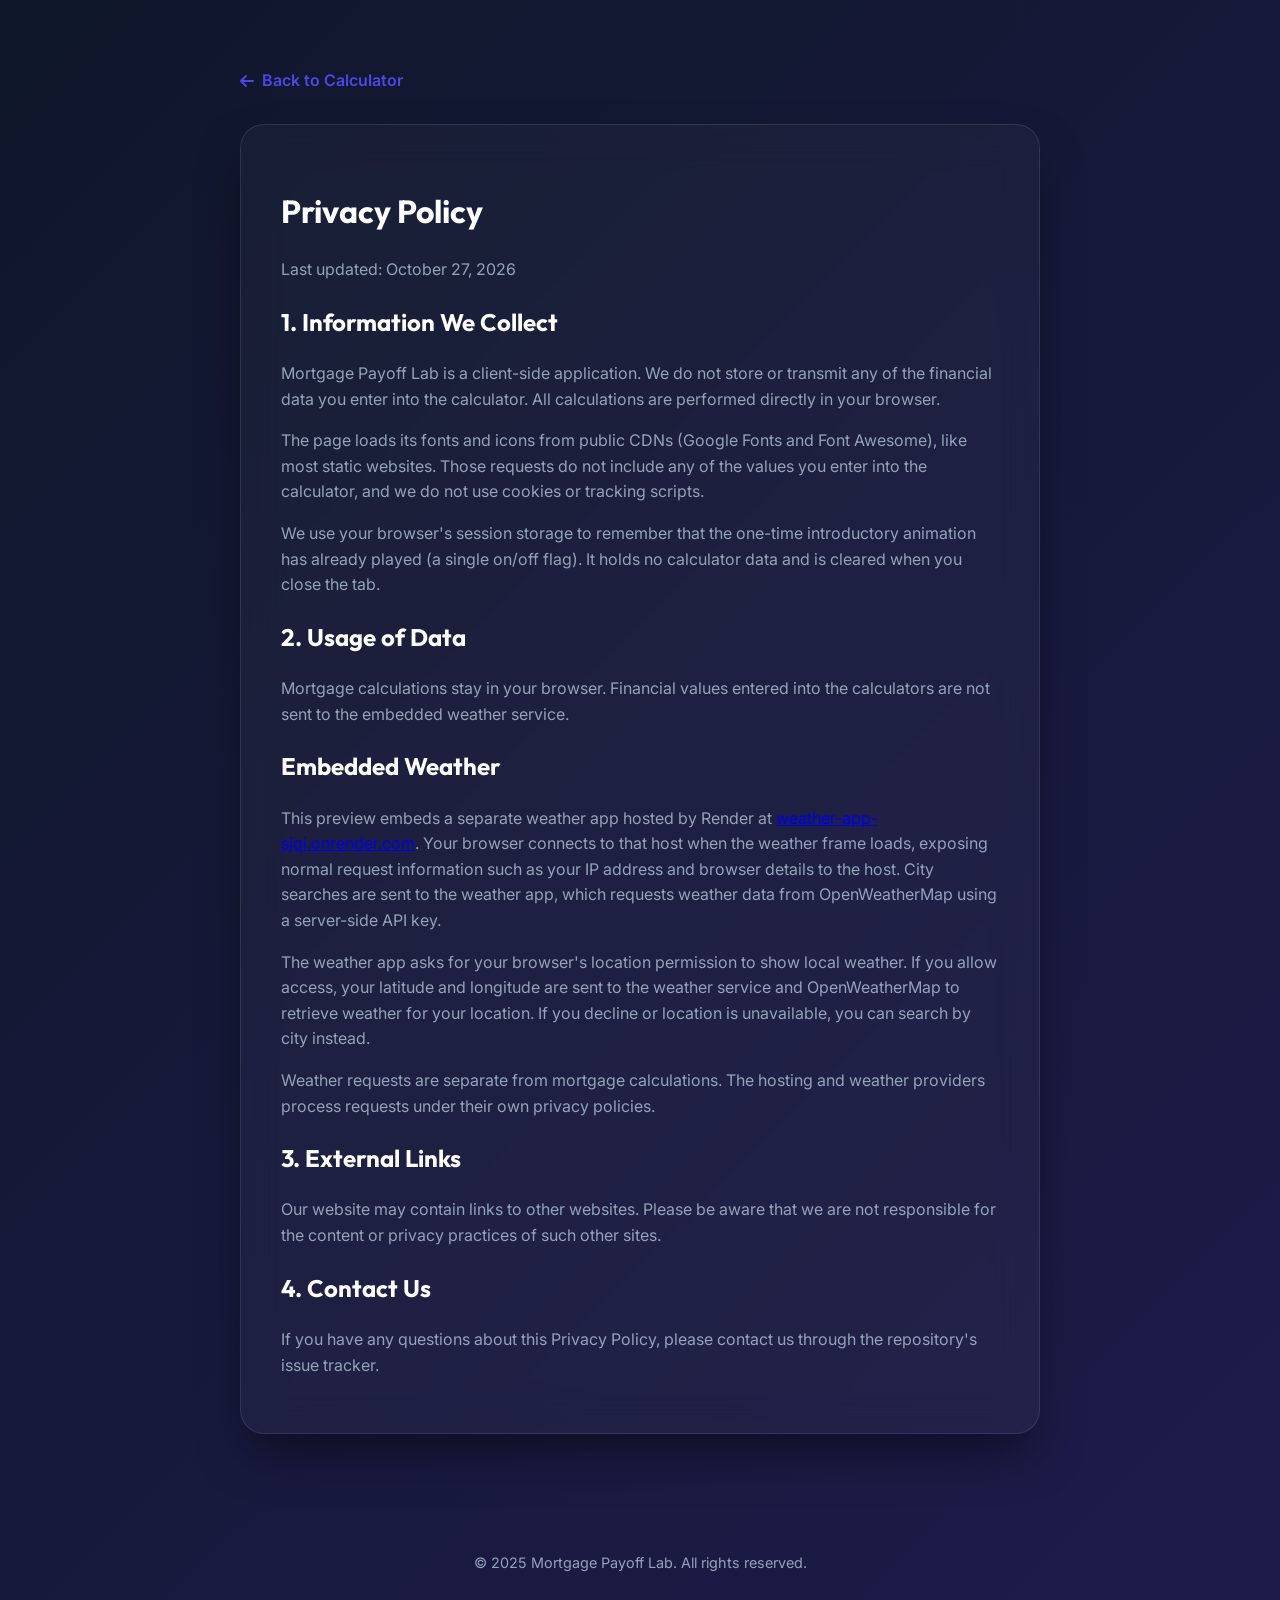
<file: public/privacy.html>
<!DOCTYPE html>
<html lang="en">

<head>
    <meta name="robots" content="noindex, nofollow">
    <meta charset="UTF-8">
    <meta name="viewport" content="width=device-width, initial-scale=1.0">
    <title>Privacy Policy - Mortgage Payoff Lab</title>
    <link rel="stylesheet" href="https://cdnjs.cloudflare.com/ajax/libs/font-awesome/6.4.0/css/all.min.css"
        media="print" onload="this.media='all'">
    <style>
        @import url('https://fonts.googleapis.com/css2?family=Outfit:wght@300;400;500;600;700;800&family=Inter:wght@300;400;500;600;700&display=swap');

        :root {
            --primary: #4f46e5;
            --primary-hover: #4338ca;
            --secondary: #10b981;
            --bg-gradient: linear-gradient(135deg, #0f172a 0%, #1e1b4b 100%);
            --glass: rgba(255, 255, 255, 0.03);
            --glass-border: rgba(255, 255, 255, 0.1);
            --glass-shadow: 0 25px 50px -12px rgba(0, 0, 0, 0.5);
            --text-main: #f8fafc;
            --text-muted: #94a3b8;
            --input-bg: rgba(255, 255, 255, 0.05);
            --danger: #ef4444;
        }

        body {
            font-family: 'Inter', sans-serif;
            background: var(--bg-gradient);
            color: var(--text-main);
            min-height: 100vh;
        }

        .privacy-container {
            max-width: 800px;
            margin: 0 auto;
            padding: 60px 20px;
            color: var(--text-main);
            line-height: 1.6;
        }

        .privacy-card {
            background: var(--glass);
            backdrop-filter: blur(20px);
            -webkit-backdrop-filter: blur(20px);
            border: 1px solid var(--glass-border);
            border-radius: 24px;
            padding: 40px;
            box-shadow: var(--glass-shadow);
        }

        h1,
        h2 {
            font-family: 'Outfit', sans-serif;
            color: #fff;
            margin-bottom: 20px;
        }

        p {
            margin-bottom: 15px;
            color: var(--text-muted);
        }

        .back-link {
            display: inline-flex;
            align-items: center;
            color: var(--primary);
            text-decoration: none;
            margin-bottom: 30px;
            font-weight: 600;
        }

        .back-link:hover {
            text-decoration: underline;
        }
    </style>
</head>

<body>
    <div class="privacy-container">
        <a href="index.html" class="back-link">
            <i class="fas fa-arrow-left" style="margin-right: 8px;"></i> Back to Calculator
        </a>
        <div class="privacy-card">
            <h1>Privacy Policy</h1>
            <p>Last updated: October 27, 2026</p>

            <h2>1. Information We Collect</h2>
            <p>Mortgage Payoff Lab is a client-side application. We do not store or transmit any of the financial
                data you enter into the calculator. All calculations are performed directly in your browser.</p>
            <p>The page loads its fonts and icons from public CDNs (Google Fonts and Font Awesome), like most
                static websites. Those requests do not include any of the values you enter into the calculator, and
                we do not use cookies or tracking scripts.</p>
            <p>We use your browser's session storage to remember that the one-time introductory animation has
                already played (a single on/off flag). It holds no calculator data and is cleared when you close the
                tab.</p>

            <h2>2. Usage of Data</h2>
            <p>Mortgage calculations stay in your browser. Financial values entered into the calculators are not
                sent to the embedded weather service.</p>

            <h2>Embedded Weather</h2>
            <p>This preview embeds a separate weather app hosted by Render at
                <a href="https://weather-app-sjqi.onrender.com/">weather-app-sjqi.onrender.com</a>.
                Your browser connects to that host when the weather frame loads, exposing normal request
                information such as your IP address and browser details to the host. City searches are sent to
                the weather app, which requests weather data from OpenWeatherMap using a server-side API key.</p>
            <p>The weather app asks for your browser's location permission to show local weather. If you allow
                access, your latitude and longitude are sent to the weather service and OpenWeatherMap to retrieve
                weather for your location. If you decline or location is unavailable, you can search by city instead.</p>
            <p>Weather requests are separate from mortgage calculations. The hosting and weather providers process requests
                under their own privacy policies.</p>

            <h2>3. External Links</h2>
            <p>Our website may contain links to other websites. Please be aware that we are not responsible for the
                content or privacy practices of such other sites.</p>

            <h2>4. Contact Us</h2>
            <p>If you have any questions about this Privacy Policy, please contact us through the repository's issue
                tracker.</p>
        </div>
    </div>

    <footer style="margin: 60px 0; color: var(--text-muted); font-size: 0.9rem; text-align: center;">
        <p>&copy; 2025 Mortgage Payoff Lab. All rights reserved.</p>
    </footer>
</body>

</html>
</file>
